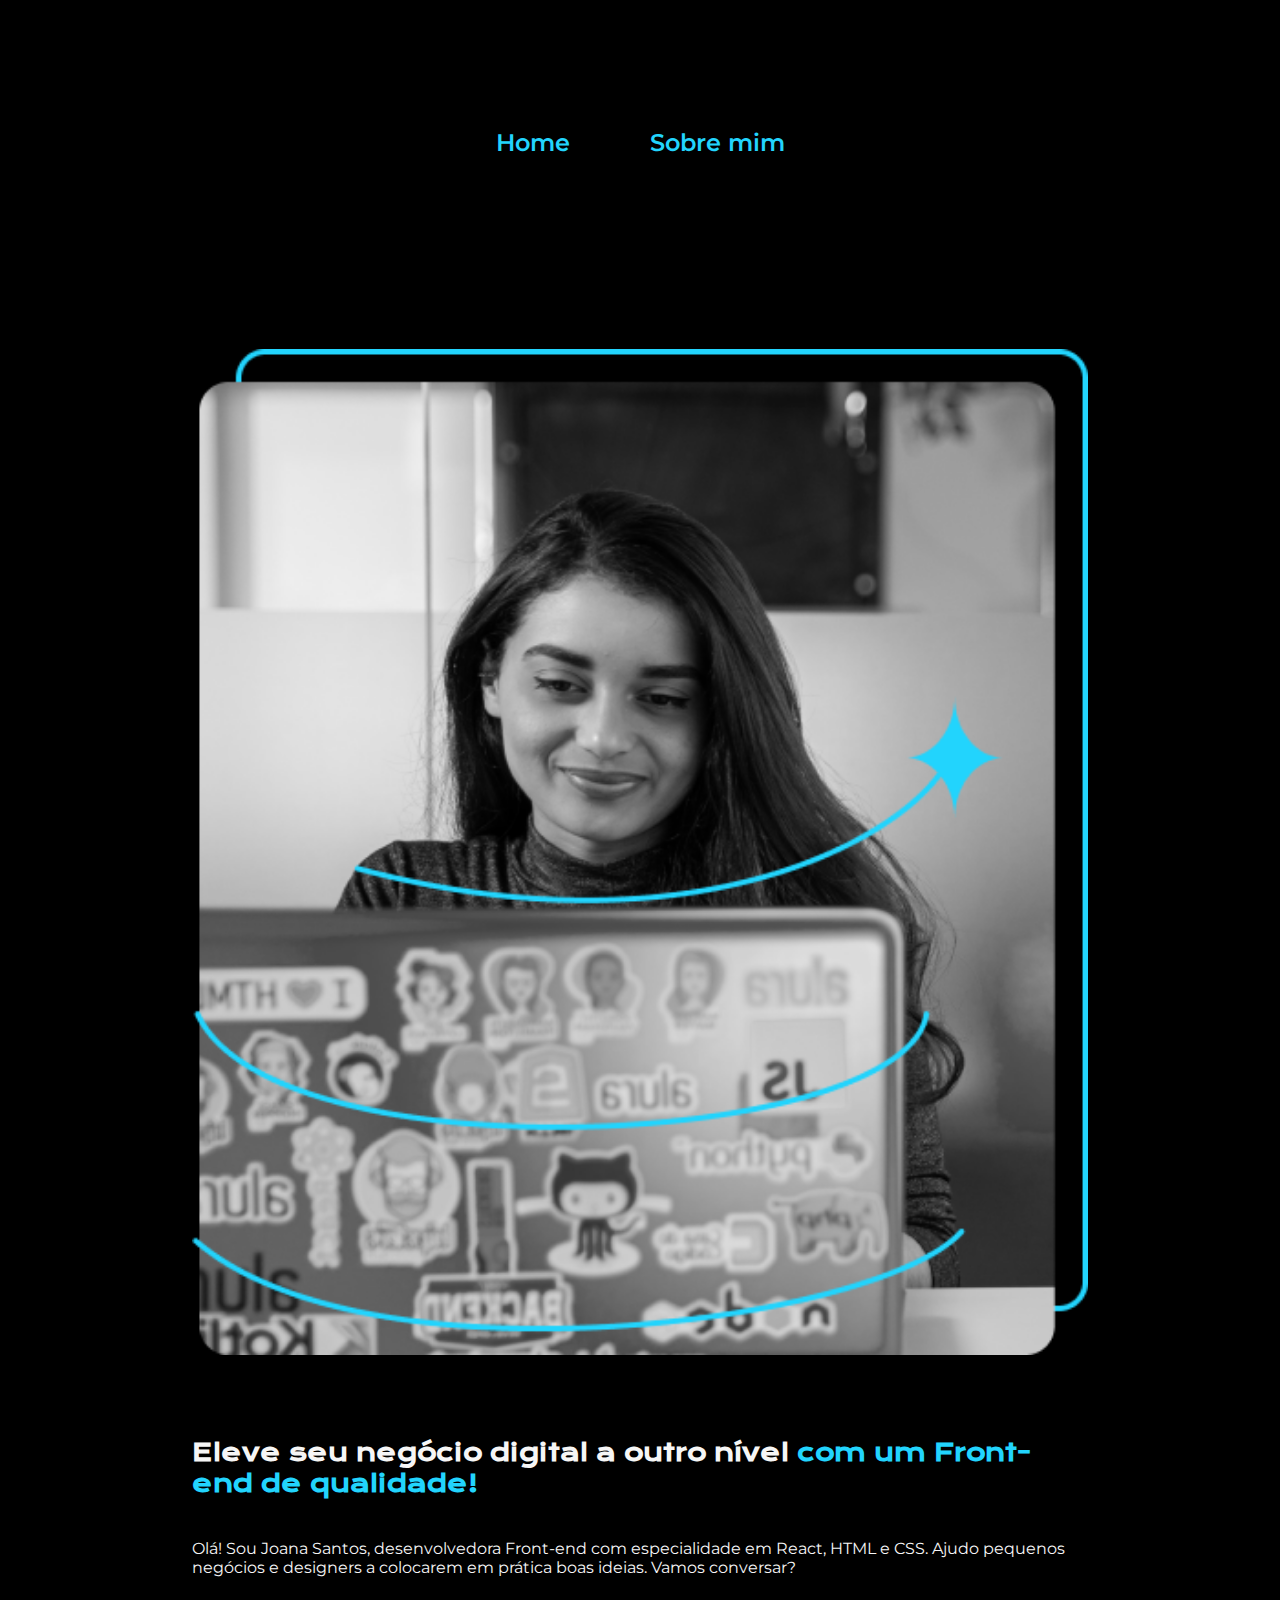
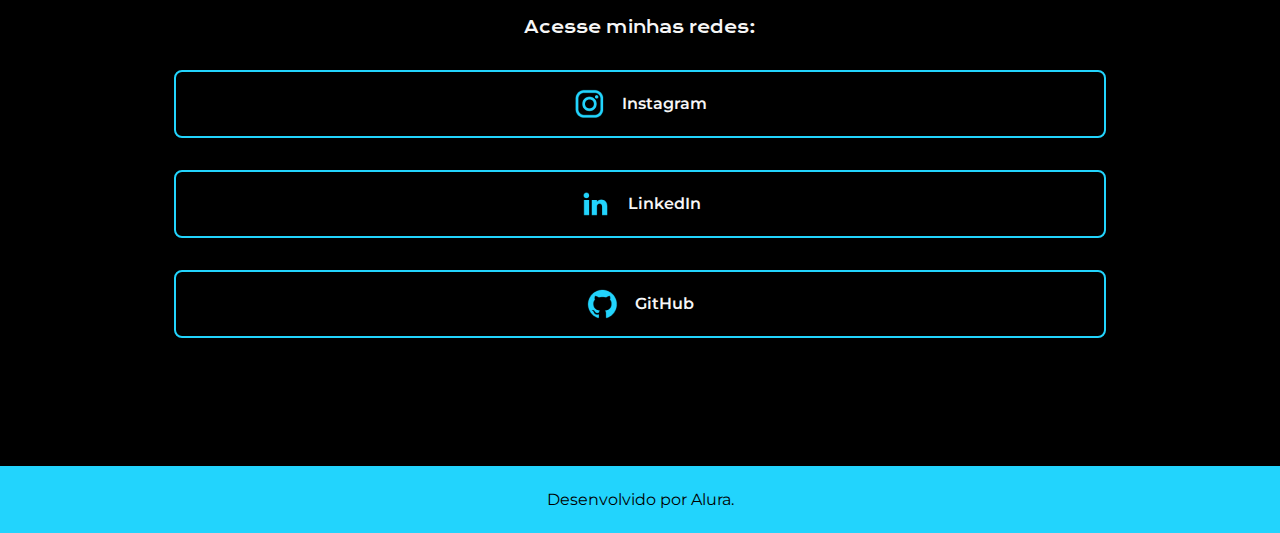
<file: index.html>
<!DOCTYPE html>
<html lang="pt-br">
<head>
    <meta charset="UTF-8">
    <meta name="viewport" content="width=device-width, initial-scale=1.0">
    <link rel="stylesheet" href="./styles/style.css">
    <title>Portifolio</title>
</head>
<body >
    <header class="cabecalho">
        <nav class="cabecalho-menu">
            <a href="index.html" class="cabecalho-menu-link">Home</a>
            <a href="about.html" class="cabecalho-menu-link">Sobre mim</a>
        </nav>
    </header>
    <main class="container">
        <section class="container-conteudo">
            <h1 class="container-conteudo-titulo">Eleve seu negócio digital a outro nível <strong class="titulo-destaque"> com um Front-end de qualidade!</strong></h1>
            <p class="container-conteudo-texto">Olá! Sou Joana Santos, desenvolvedora Front-end com especialidade em React, HTML e CSS. Ajudo pequenos negócios e designers a colocarem em prática boas ideias. Vamos conversar?</p>
            <div class="container-conteudo-botao">
                <h2 class="container-conteudo-botao-subtitulo">Acesse minhas redes:</h2>
                <a class="container-conteudo-botao-link" href="https://instagram.com/eusaulosilva "target="_blank">
                    <img src="./img/instagram.png" alt="">
                    Instagram
                </a>
                <a  class="container-conteudo-botao-link" href="https://linkedin.com/in/eusaulosilva" target="_blank">
                    <img src="./img/linkedin.png" alt="">    
                    LinkedIn 
                </a>
                <a  class="container-conteudo-botao-link" href="https://github.com/eusaulosilva "target="_blank">
                    <img src="./img/github.png" alt="">    
                    GitHub
                </a>
                <!-- <a  class="container-conteudo-botao-link" href="#">
                    <img src="./img/twitch.png" alt="">    
                    Twitch
                </a> -->
            </div>
        </section>
        <img class="container-imagem" src="/img/Imagem.png" alt="">
    </main>
    <footer class="rodape">
        <p>Desenvolvido por Alura.</p>
    </footer>

</body>
</html>
</file>
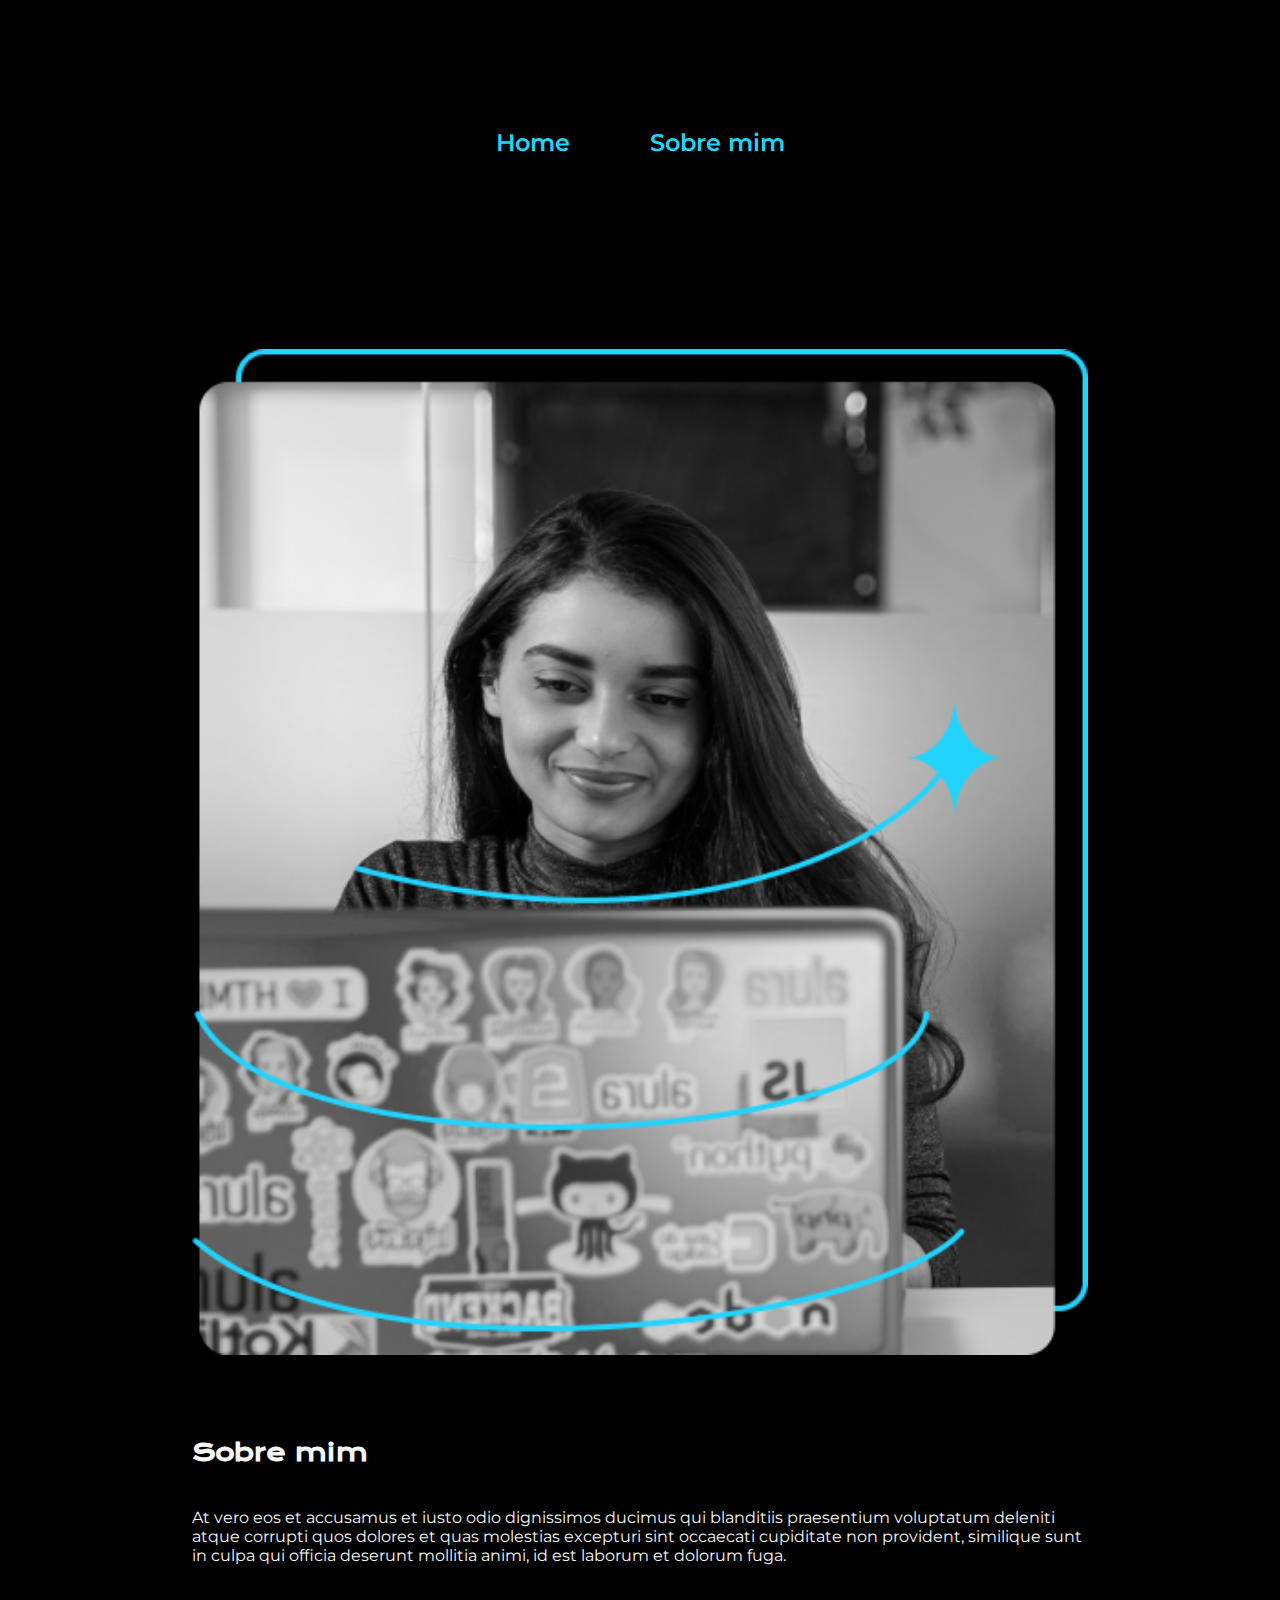
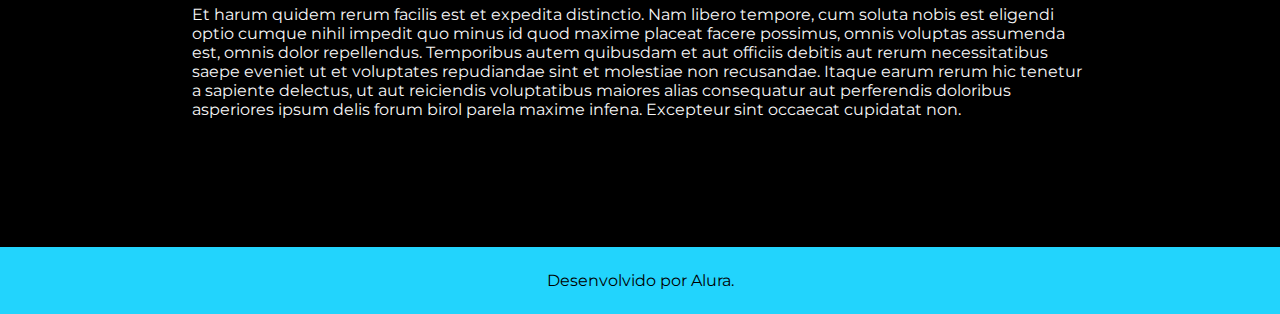
<file: about.html>
<!DOCTYPE html>
<html lang="pt-br">
<head>
    <meta charset="UTF-8">
    <meta name="viewport" content="width=device-width, initial-scale=1.0">
    <title>Sobre mim</title>
    <link rel="stylesheet" href="./styles/style.css">
    <title>Portifolio</title>
</head>
<body >
    <header class="cabecalho">
        <nav class="cabecalho-menu">
            <a href="index.html" class="cabecalho-menu-link">Home</a>
            <a href="" class="cabecalho-menu-link">Sobre mim</a>
        </nav>
    </header>
    <main class="container">
        <section class="container-conteudo">
            <h1 class="container-conteudo-titulo">Sobre mim</h1>
            <p class="container-conteudo-texto">At vero eos et accusamus et iusto odio dignissimos ducimus qui blanditiis praesentium voluptatum deleniti atque corrupti quos dolores et quas molestias excepturi sint occaecati cupiditate non provident, similique sunt in culpa qui officia deserunt mollitia animi, id est laborum et dolorum fuga.</p>
            <p class="container-conteudo-texto">Et harum quidem rerum facilis est et expedita distinctio. Nam libero tempore, cum soluta nobis est eligendi optio cumque nihil impedit quo minus id quod maxime placeat facere possimus, omnis voluptas assumenda est, omnis dolor repellendus. Temporibus autem quibusdam et aut officiis debitis aut rerum necessitatibus saepe eveniet ut et voluptates repudiandae sint et molestiae non recusandae. Itaque earum rerum hic tenetur a sapiente delectus, ut aut reiciendis voluptatibus maiores alias consequatur aut perferendis doloribus asperiores ipsum delis forum birol parela maxime infena. Excepteur sint occaecat cupidatat non.</p>
        </section>
        <img class="container-imagem" src="./img/Imagem.png" alt="">
    </main>
    <footer class="rodape">
        <p>Desenvolvido por Alura.</p>
    </footer>
</body>
</html>
</file>
<file: styles/style.css>
@import url('https://fonts.googleapis.com/css2?family=Krona+One&family=Montserrat:wght@400;600&display=swap');


:root {
    --cor-primaria: #000000;
    --cor-secundaria: #f6f6f6;
    --cor-terciaria: #22d4fd;
    --cor-hover: #272727;


    --fonte-primaria: 'Krona One', sans-serif;
    --fonte-secundaria: 'Montserrat', sans-serif;
}

*{
    margin: 0;
    padding: 0;
}
.cabecalho{
    padding: 2% 0% 0% 15% ;
}
.cabecalho-menu{
    display: flex;
    gap: 5rem;
}
body{
    box-sizing: border-box;
    background-color: var(--cor-primaria);
    color: var(--cor-secundaria);
}
.cabecalho-menu-link{
    text-decoration: none;
    font-family: var(--fonte-secundaria);
    font-size: 1.5rem;
    font-weight: 600;
    color: var(--cor-terciaria);
}

.container{
    padding: 5% 15%;
    display:flex;
    align-items: center;
    justify-content: space-between;
    gap: 5.125rem;
}
.container-conteudo{
    width: 50%;
    display: flex;
    flex-direction: column;
    gap: 2.5rem;
}
.container-conteudo-titulo{
    font-size: 2.25rem;
    font-family: var(--fonte-primaria);
}
.container-conteudo-texto {
    font-size: 1.5rem;
    font-family: var(--fonte-secundaria);

}

.container-conteudo-botao {
    display: flex;
    flex-direction: column;
    justify-content: space-between;
    align-items: center;
    gap: 2rem;
    
    
}
.container-conteudo-botao-link{
    display: flex;
    justify-content: center;
    gap: 1rem;
    border: 2px solid var(--cor-terciaria);
    width: 50%;
    padding: 21.5px 0;
    border-radius: 0.5rem;
    text-align: center;
    font-size: 1.5rem;
    font-family: var(--fonte-secundaria);
    font-weight: 600;
    text-decoration: none;
    color: var(--cor-secundaria);
}
.container-conteudo-botao-link:hover{
    background-color: var(--cor-hover);
    scale: 1.05;
}

.container-conteudo-botao-subtitulo{
    font-family: var(--fonte-primaria);
    font-weight: 400;
    font-size: 1.5rem;
    
}
.titulo-destaque {
    color: var(--cor-terciaria);
}

.container-imagem{
    width: 50%;
}

.rodape{
    
    color: var(--cor-primaria);
    padding: 1.5rem;
    background-color: var(--cor-terciaria);
    text-align: center;
    font-family: var(--fonte-secundaria);
    font-size: 1.5rem;
}


@media (max-width: 1500px){
    .cabecalho{
        padding: 10%;
        
    }
    .cabecalho-menu{
        justify-content: center;
    }
    .container{
        padding: 5% 15%;
        flex-direction: column-reverse;
    }
    .container-conteudo{
        width: auto;
    }
      .container-conteudo-titulo{
        
        font-size: 1.5rem;
        justify-content: center;
        
    }
    .container-conteudo-texto{
        font-size: 1rem;
    }
    .container-conteudo-botao-subtitulo{
        font-size: 1rem;
    }
    
    .container-conteudo-botao-link{
        width: 100%;
        font-size: 1rem;
        padding: 1rem;
        align-items: center;
    }
    .container-imagem{
        width: 100%;
    }
    .rodape{
        margin: 4rem 0 0;
        font-size: 1rem;
    }
}
</file>
